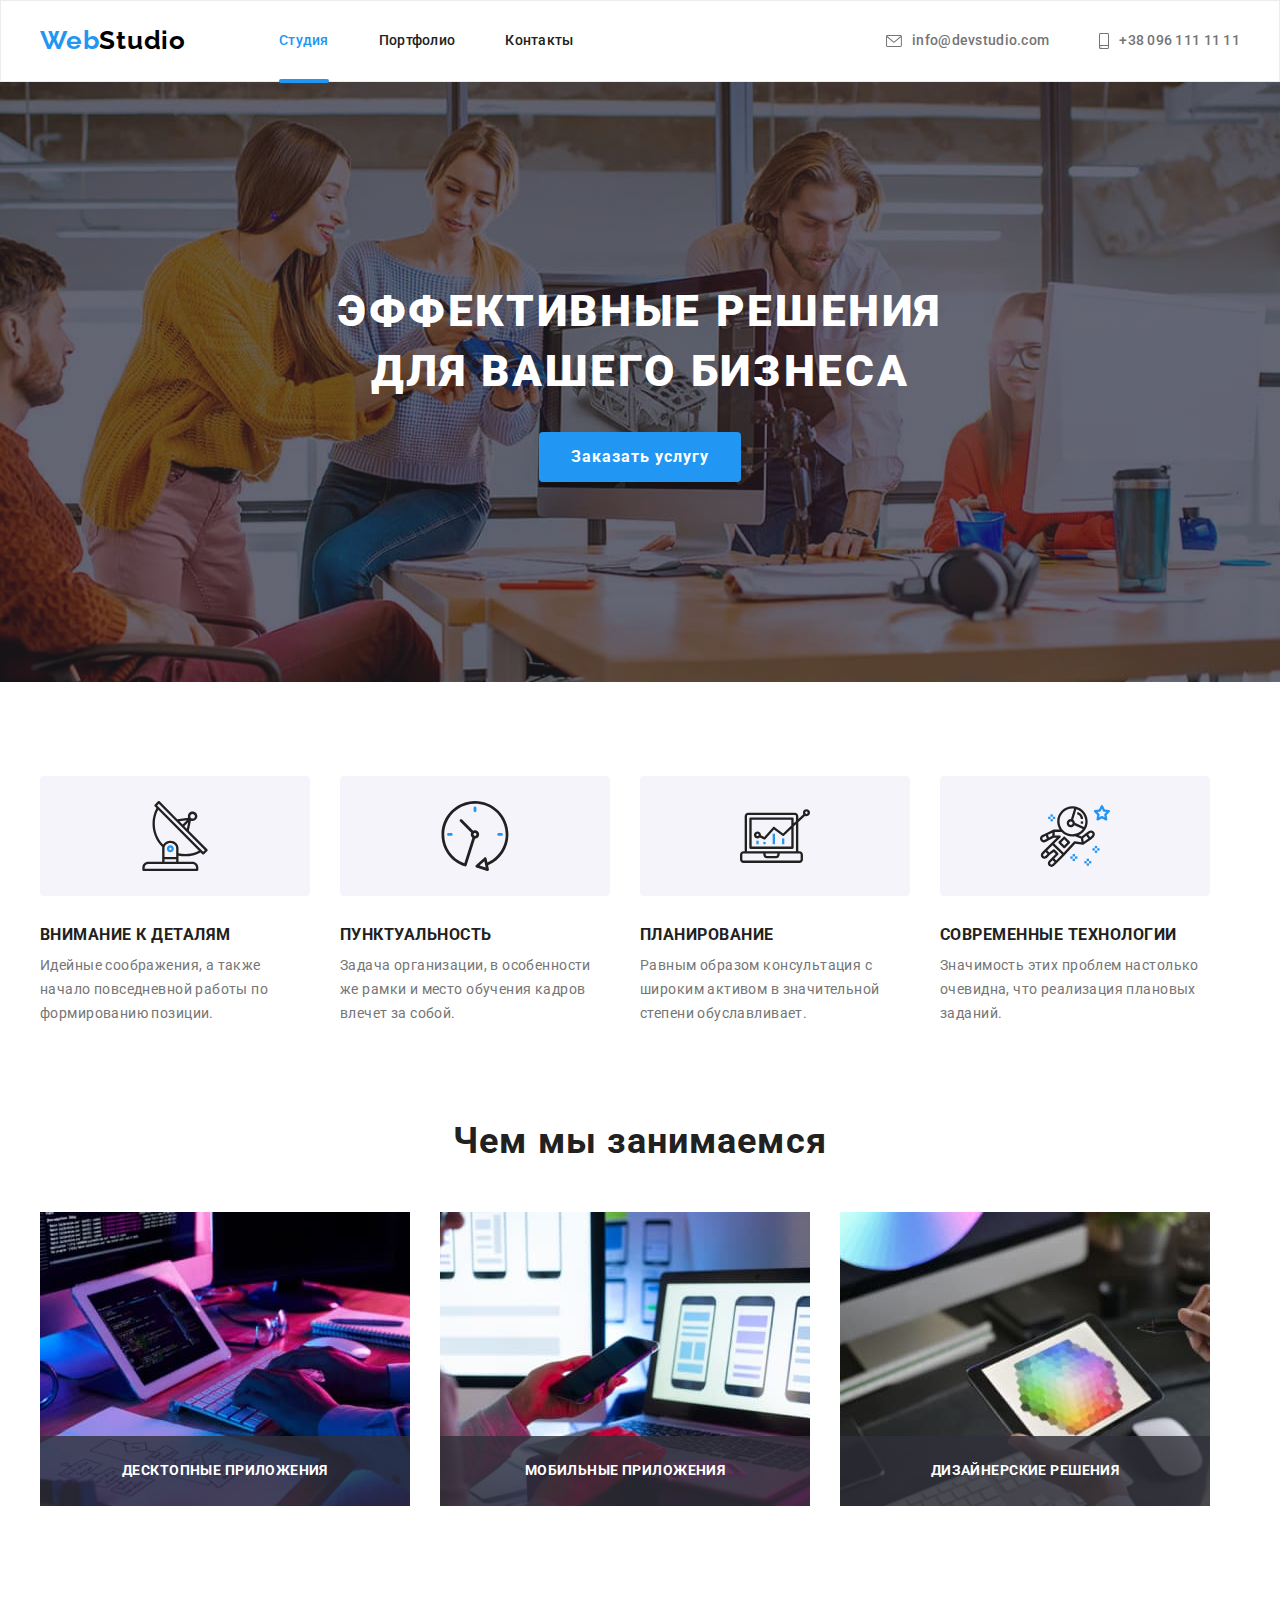
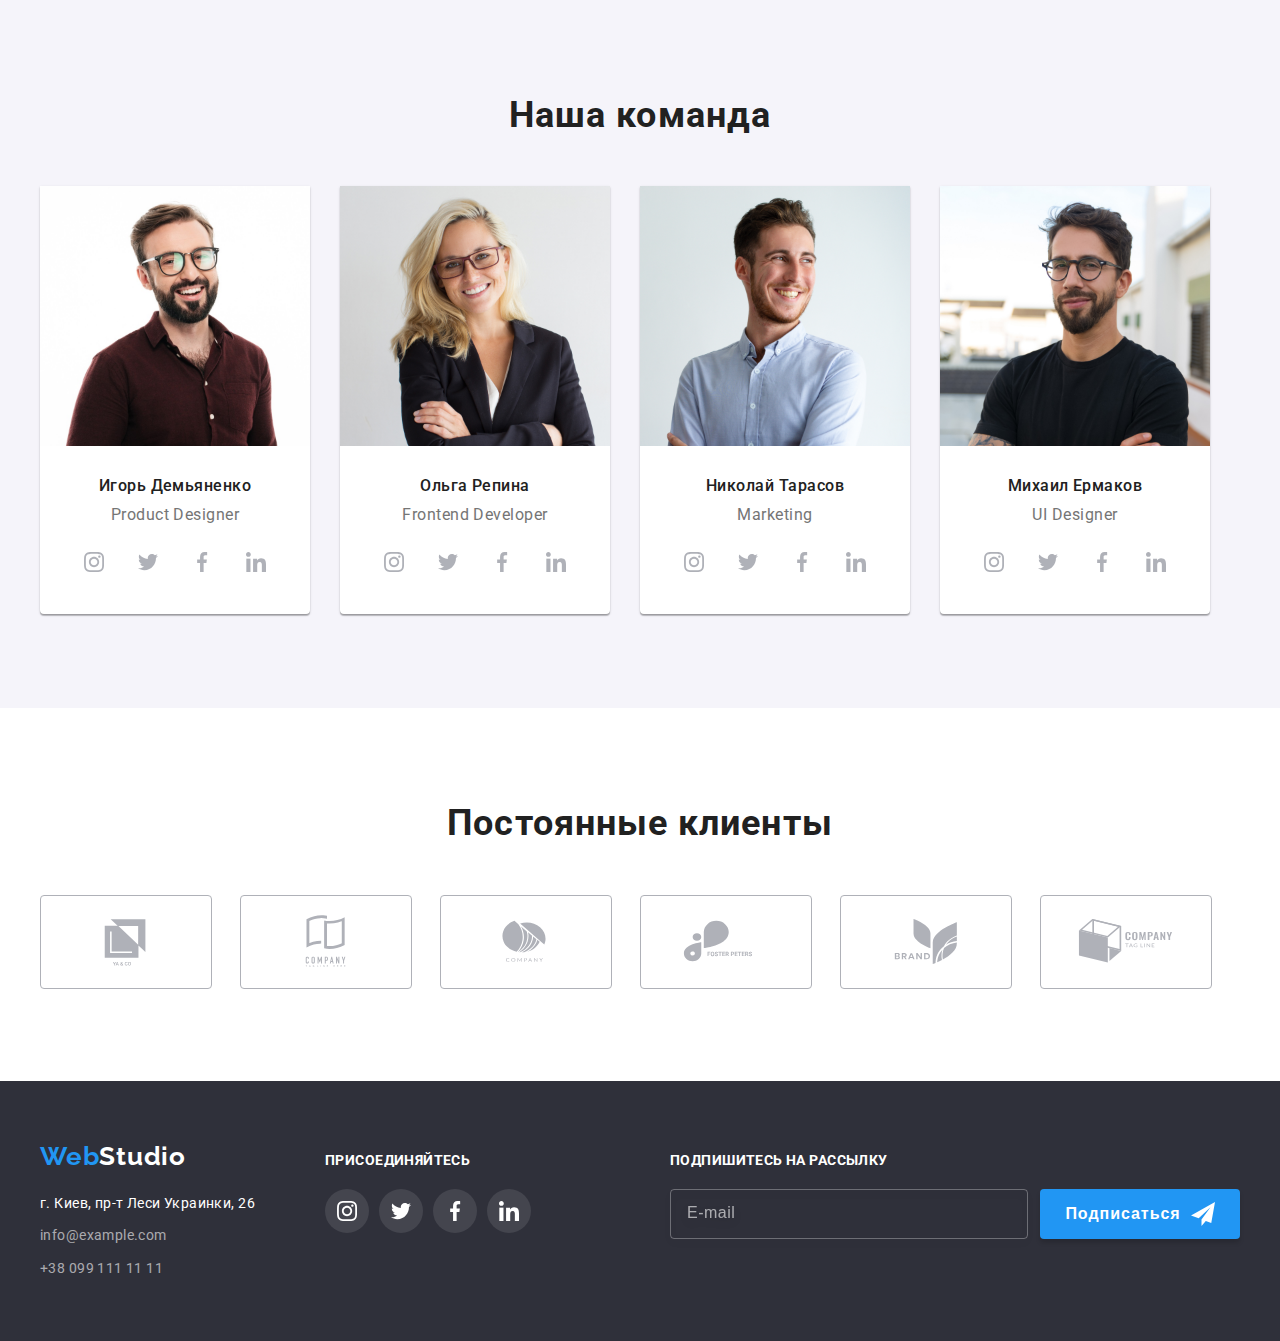
<file: index.html>
<!DOCTYPE html>
<html lang="ru">
  <head>
    <meta charset="UTF-8" />
    <meta http-equiv="X-UA-Compatible" content="IE=edge" />
    <meta name="viewport" content="width=device-width, initial-scale=1.0" />
    <link rel="preconnect" href="https://fonts.googleapis.com" />
    <link rel="preconnect" href="https://fonts.gstatic.com" crossorigin />
    <link
      href="https://fonts.googleapis.com/css2?family=Raleway:wght@700&family=Roboto:wght@400;500;700;900&display=swap"
      rel="stylesheet"
    />
    <link
      rel="stylesheet"
      href="https://cdnjs.cloudflare.com/ajax/libs/modern-normalize/1.1.0/modern-normalize.min.css"
      integrity="sha512-wpPYUAdjBVSE4KJnH1VR1HeZfpl1ub8YT/NKx4PuQ5NmX2tKuGu6U/JRp5y+Y8XG2tV+wKQpNHVUX03MfMFn9Q=="
      crossorigin="anonymous"
      referrerpolicy="no-referrer"
    />
    <link rel="stylesheet" href="./css/styles.css" />
    <title>Студия</title>
  </head>
  <body>
    <header class="header">
      <div class="container">
        <a href="/" class="header-logo" lang="en"
          >Web<span class="header-logo-studio" lang="en">Studio</span></a
        >
        <nav class="header-navigation">
          <ul class="header-navigation-list list">
            <li class="header-navigation-item">
              <a href="" class="header-navigation-link link current">Студия</a>
            </li>
            <li class="header-navigation-item">
              <a href="./portfolio.html" class="header-navigation-link link">Портфолио</a>
            </li>
            <li class="header-navigation-item">
              <a href="" class="header-navigation-link link">Контакты</a>
            </li>
          </ul>
        </nav>
        <ul class="header-list list">
          <li class="header-item">
            <a href="mailto:info@devstudio.com" class="header-link link"><svg class="icon-envelope" width="16" height="12">
              <use href="./img/icons.svg#icon-envelope"></use>
            </svg>info@devstudio.com</a>
          </li>
          <li class="header-item">
            <a href="tel:+380961111111" class="header-link link"><svg class="icon-smartphone" width="10" height="16">
              <use href="./img/icons.svg#icon-smartphone"></use>
            </svg>+38 096 111 11 11</a>
          </li>
        </ul>
      </div>
    </header>
    <main class="main-studio">
      <section class="hero">
        <div class="container">
          <h1 class="hero-title">Эффективные решения для вашего бизнеса</h1>
          <button type="button" class="hero-btn" data-modal-open>Заказать услугу</button>
        </div>
      </section>
      <section class="benefits section">
        <div class="container">
          <h2 class="visually-hidden">Наши преимущества</h2>
          <ul class="benefits-list list">
            <li class="benefits-item ">
              <div class="benefits-icon-item">
                  <svg class="benefits-icon" width="70" height="70">
                    <use href="./img/icons.svg#icon-antenna"></use>
                  </svg>
              </div>
              <h3 class="benefits-title">Внимание к деталям</h3>
              <p class="benefits-text">
                Идейные соображения, а также начало повседневной работы по формированию позиции.
              </p>
            </li>
            <li class="benefits-item">
              <div class="benefits-icon-item">
                <svg class="benefits-icon" width="70" height="70">
                  <use href="./img/icons.svg#icon-clock"></use>
                </svg>
              </div>
              <h3 class="benefits-title">Пунктуальность</h3>
              <p class="benefits-text">
                Задача организации, в особенности же рамки и место обучения кадров влечет за собой.
              </p>
            </li>
            <li class="benefits-item">
              <div class="benefits-icon-item">
                <svg class="benefits-icon" width="70" height="70">
                  <use href="./img/icons.svg#icon-diagram"></use>
                </svg>
              </div>
              <h3 class="benefits-title">Планирование</h3>
              <p class="benefits-text">
                Равным образом консультация с широким активом в значительной степени обуславливает.
              </p>
            </li>
            <li class="benefits-item">
              <div class="benefits-icon-item">
                <svg class="benefits-icon" width="70" height="70">
                  <use href="./img/icons.svg#icon-astronaut"></use>
                </svg>
              </div>
              <h3 class="benefits-title">Современные технологии</h3>
              <p class="benefits-text">
                Значимость этих проблем настолько очевидна, что реализация плановых заданий.
              </p>
            </li>
          </ul>
        </div>
      </section>
      <section class="about">
        <div class="container">
          <h2 class="about-title">Чем мы занимаемся</h2>
          <ul class="about-list list">
            <li class="about-item">
              <div class="container-about-item">
                <img
                src="./img/box_1.jpg"
                alt="разработка программного обеспечения"
                width="370"
                height="294"
              />
                <p class="about-item-text">Десктопные приложения</p>
              </div>
            </li>
            <li class="about-item">
              <div class="container-about-item">
                <img
                src="./img/box_2.jpg"
                alt="тестирование мобильного приложения"
                width="370"
                height="294"
                />
                <p class="about-item-text">Мобильные приложения</p>
              </div>
            </li>
            <li class="about-item">
              <div class="container-about-item">
                <img src="./img/box_3.jpg" alt="работа с палитрой цветов" width="370" height="294" />
                <p class="about-item-text">Дизайнерские решения</p>
              </div>
            </li>
          </ul>
        </div>
      </section>
      <section class="team section">
        <div class="container">
          <h2 class="team-title">Наша команда</h2>
          <ul class="team-list list">
            <li class="team-item">
              <img src="./img/img_team_1.jpg" alt="Product Designer" width="270" height="260" />
              <div class="container-team-item">
                <h3 class="team-item-title">Игорь Демьяненко</h3>
                <p class="team-item-text" lang="en">Product Designer</p>
                <ul class="team-soc-list list">
                  <li class="team-soc-item">
                    <a href="" class="team-soc-link">
                      <svg class="team-soc-icon" width="20" height="20">
                        <use href="./img/icons.svg#icon-instagram"></use>
                      </svg>
                    </a>
                  </li>
                  <li class="team-soc-item">
                    <a href="" class="team-soc-link"><svg class="team-soc-icon" width="20" height="20">
                      <use href="./img/icons.svg#icon-twitter"></use>
                    </svg></a>
                  </li>
                  <li class="team-soc-item">
                    <a href="" class="team-soc-link"><svg class="team-soc-icon" width="20" height="20">
                      <use href="./img/icons.svg#icon-facebook"></use>
                    </svg></a>
                  </li>
                  <li class="team-soc-item">
                    <a href="" class="team-soc-link"><svg class="team-soc-icon" width="20" height="20">
                      <use href="./img/icons.svg#icon-linkedin"></use>
                    </svg></a>
                  </li>
                </ul>
              </div>
            </li>
            <li class="team-item">
              <img src="./img/img_team_2.jpg" alt="Frontend Developer" width="270" height="260" />
              <div class="container-team-item">
                <h3 class="team-item-title">Ольга Репина</h3>
                <p class="team-item-text" lang="en">Frontend Developer</p>
                <ul class="team-soc-list list">
                  <li class="team-soc-item">
                    <a href="" class="team-soc-link">
                      <svg class="team-soc-icon" width="20" height="20">
                        <use href="./img/icons.svg#icon-instagram"></use>
                      </svg>
                    </a>
                  </li>
                  <li class="team-soc-item">
                    <a href="" class="team-soc-link"><svg class="team-soc-icon" width="20" height="20">
                      <use href="./img/icons.svg#icon-twitter"></use>
                    </svg></a>
                  </li>
                  <li class="team-soc-item">
                    <a href="" class="team-soc-link"><svg class="team-soc-icon" width="20" height="20">
                      <use href="./img/icons.svg#icon-facebook"></use>
                    </svg></a>
                  </li>
                  <li class="team-soc-item">
                    <a href="" class="team-soc-link"><svg class="team-soc-icon" width="20" height="20">
                      <use href="./img/icons.svg#icon-linkedin"></use>
                    </svg></a>
                  </li>
                </ul>
              </div>
            </li>
            <li class="team-item">
              <img src="./img/img_team_3.jpg" alt="Marketing" width="270" height="260" />
              <div class="container-team-item">
                <h3 class="team-item-title">Николай Тарасов</h3>
                <p class="team-item-text" lang="en">Marketing</p>
                <ul class="team-soc-list list">
                  <li class="team-soc-item">
                    <a href="" class="team-soc-link">
                      <svg class="team-soc-icon" width="20" height="20">
                        <use href="./img/icons.svg#icon-instagram"></use>
                      </svg>
                    </a>
                  </li>
                  <li class="team-soc-item">
                    <a href="" class="team-soc-link"><svg class="team-soc-icon" width="20" height="20">
                      <use href="./img/icons.svg#icon-twitter"></use>
                    </svg></a>
                  </li>
                  <li class="team-soc-item">
                    <a href="" class="team-soc-link"><svg class="team-soc-icon" width="20" height="20">
                      <use href="./img/icons.svg#icon-facebook"></use>
                    </svg></a>
                  </li>
                  <li class="team-soc-item">
                    <a href="" class="team-soc-link"><svg class="team-soc-icon" width="20" height="20">
                      <use href="./img/icons.svg#icon-linkedin"></use>
                    </svg></a>
                  </li>
                </ul>
              </div>
            </li>
            <li class="team-item">
              <img src="./img/img_team_4.jpg" alt="UI Designer" width="270" height="260" />
              <div class="container-team-item">
                <h3 class="team-item-title">Михаил Ермаков</h3>
                <p class="team-item-text" lang="en">UI Designer</p>
                <ul class="team-soc-list list">
                  <li class="team-soc-item">
                    <a href="" class="team-soc-link">
                      <svg class="team-soc-icon" width="20" height="20">
                        <use href="./img/icons.svg#icon-instagram"></use>
                      </svg>
                    </a>
                  </li>
                  <li class="team-soc-item">
                    <a href="" class="team-soc-link"><svg class="team-soc-icon" width="20" height="20">
                      <use href="./img/icons.svg#icon-twitter"></use>
                    </svg></a>
                  </li>
                  <li class="team-soc-item">
                    <a href="" class="team-soc-link"><svg class="team-soc-icon" width="20" height="20">
                      <use href="./img/icons.svg#icon-facebook"></use>
                    </svg></a>
                  </li>
                  <li class="team-soc-item">
                    <a href="" class="team-soc-link"><svg class="team-soc-icon" width="20" height="20">
                      <use href="./img/icons.svg#icon-linkedin"></use>
                    </svg></a>
                  </li>
                </ul>
              </div>
            </li>
          </ul>
        </div>
      </section>
      <section class="clients section">
        <div class="container">
          <h2 class="clients-title">Постоянные клиенты</h2>
          <ul class="clients-list list">
            <li class="clients-item">
              <a href="" class="clients-link"><svg class="clients-icon" width="106" height="60">
                <use href="./img/icons.svg#icon-Logo_1"></use>
              </svg></a></li>
            <li class="clients-item">
              <a href="" class="clients-link"><svg class="clients-icon" width="106" height="60">
                <use href="./img/icons.svg#icon-Logo_2"></use>
              </svg></a></li>
            <li class="clients-item">
              <a href="" class="clients-link"><svg class="clients-icon" width="106" height="60">
                <use href="./img/icons.svg#icon-Logo_3"></use>
              </svg></a></li>
            <li class="clients-item">
              <a href="" class="clients-link"><svg class="clients-icon" width="106" height="60">
                <use href="./img/icons.svg#icon-Logo_4"></use>
              </svg></a></li>
            <li class="clients-item">
              <a href="" class="clients-link"><svg class="clients-icon" width="106" height="60">
                <use href="./img/icons.svg#icon-Logo_5"></use>
              </svg></a></li>
            <li class="clients-item">
              <a href="" class="clients-link"><svg class="clients-icon" width="106" height="60">
                <use href="./img/icons.svg#icon-Logo_6"></use>
              </svg></a></li>
          </ul>
        </div>
      </section>
    </main>
    <footer class="footer">
      <div class="container">
        <div>
          <a href="/" class="footer-logo" lang="en"
          >Web<span class="footer-logo-studio" lang="en">Studio</span></a>
          <address class="footer-address">
            <ul class="footer-list list">
              <li class="footer-item">
                <a
                  class="footer-link footer-link-address link"
                  href="https://goo.gl/maps/qoJzxrVLCb3UoENp8"
                  >г. Киев, пр-т Леси Украинки, 26</a>
              </li>
              <li class="footer-item">
                <a class="footer-link link" href="mailto:info@example.com">info@example.com</a>
              </li>
              <li class="footer-item">
                <a class="footer-link link" href="tel:+380991111111">+38 099 111 11 11</a>
              </li>
            </ul>
          </address>
        </div>
        <div class="social">
          <p class="social-title">присоединяйтесь</p>
          <ul class="social-list list">
            <li class="social-item">
              <a href="" class="social-link">
                <svg class="social-icon" width="20" height="20">
                  <use href="./img/icons.svg#icon-instagram"></use>
                </svg>
              </a>
            </li>
            <li class="social-item">
              <a href="" class="social-link"><svg class="social-icon" width="20" height="20">
                <use href="./img/icons.svg#icon-twitter"></use>
              </svg></a>
            </li>
            <li class="social-item">
              <a href="" class="social-link"><svg class="social-icon" width="20" height="20">
                <use href="./img/icons.svg#icon-facebook"></use>
              </svg></a>
            </li>
            <li class="social-item">
              <a href="" class="social-link"><svg class="social-icon" width="20" height="20">
                <use href="./img/icons.svg#icon-linkedin"></use>
              </svg></a>
            </li>
          </ul>
        </div>
        <div class="footer-subscribe">
          <p class="footer-subscribe-text">Подпишитесь на рассылку</p>
          <Form>
            <div class="footer-form">
              <input class="footer-subscribe-input" type="email" id="footer-input" name="footer-input" placeholder="E-mail">
              <button class="footer-subscribe-btn" type="submit">Подписаться<svg class="footer-subscribe-icon" width="24" height="24">
                <use href="./img/icons.svg#icon_send"></use>
              </svg></button>
            </div>
          </Form>
        </div>        
      </div>
    </footer>
    <div class="backdrop is-hidden" data-modal>
      <div class="modal">
        <button type="button" class="modal-close-btn" data-modal-close><svg class="modal-icon" width="18p" height="18">
          <use href="./img/icons.svg#icon-close"></use>
        </svg></button>
        <p class="modal-title">Оставьте свои данные, мы вам перезвоним</p>
        <form>
          <ul class="modal-list list">
            <li class="modal-item">
              <label class="modal-label" for="name">Имя</label>
              <div class="modal-input-wrap">
                <input class="modal-input" type="text" id="name" name="user-name">
                <svg class="input-icon" width="18" height="18">
                  <use href="./img/icons.svg#icon-person"></use>
                </svg>
              </div>     
            </li>
            <li class="modal-item">
              <label class="modal-label" for="tel">Телефон</label>
              <div class="modal-input-wrap">
                <input class="modal-input" type="tel" id="tel" name="user-tel">
                <svg class="input-icon" width="18" height="18">
                  <use href="./img/icons.svg#icon-phone"></use>
                </svg>
              </div>
            </li>
            <li class="modal-item">
              <label class="modal-label" for="mail">Почта</label>
              <div class="modal-input-wrap">
                <input class="modal-input" type="email" id="mail" name="user-email">
                <svg class="input-icon" width="18" height="18">
                  <use href="./img/icons.svg#icon-email"></use>
                </svg>
              </div>      
            </li>
            <li class="modal-item">
              <label class="modal-label" for="msg">Комментарий</label>
              <textarea class="modal-textarea" id="msg" name="user-message" placeholder="Введите текст"></textarea>
            </li>
            <li class="modal-item">
              <input class="modal-input-checkbox visually-hidden" type="checkbox" id="checkbox" name="checkbox" value="checkbox">
              <label class="modal-checkbox-text" for="checkbox">Соглашаюсь с рассылкой и принимаю<a href="" class="modal-checkbox-text-accent"> Условия договора</a></label>
            </li>
            <button class="modal-btn" type="submit">Отправить</button>
            </li>
          </ul>
        </form>
      </div>
    </div>
    <script src="./js/modal.js"></script>
  </body>
</html>
</file>
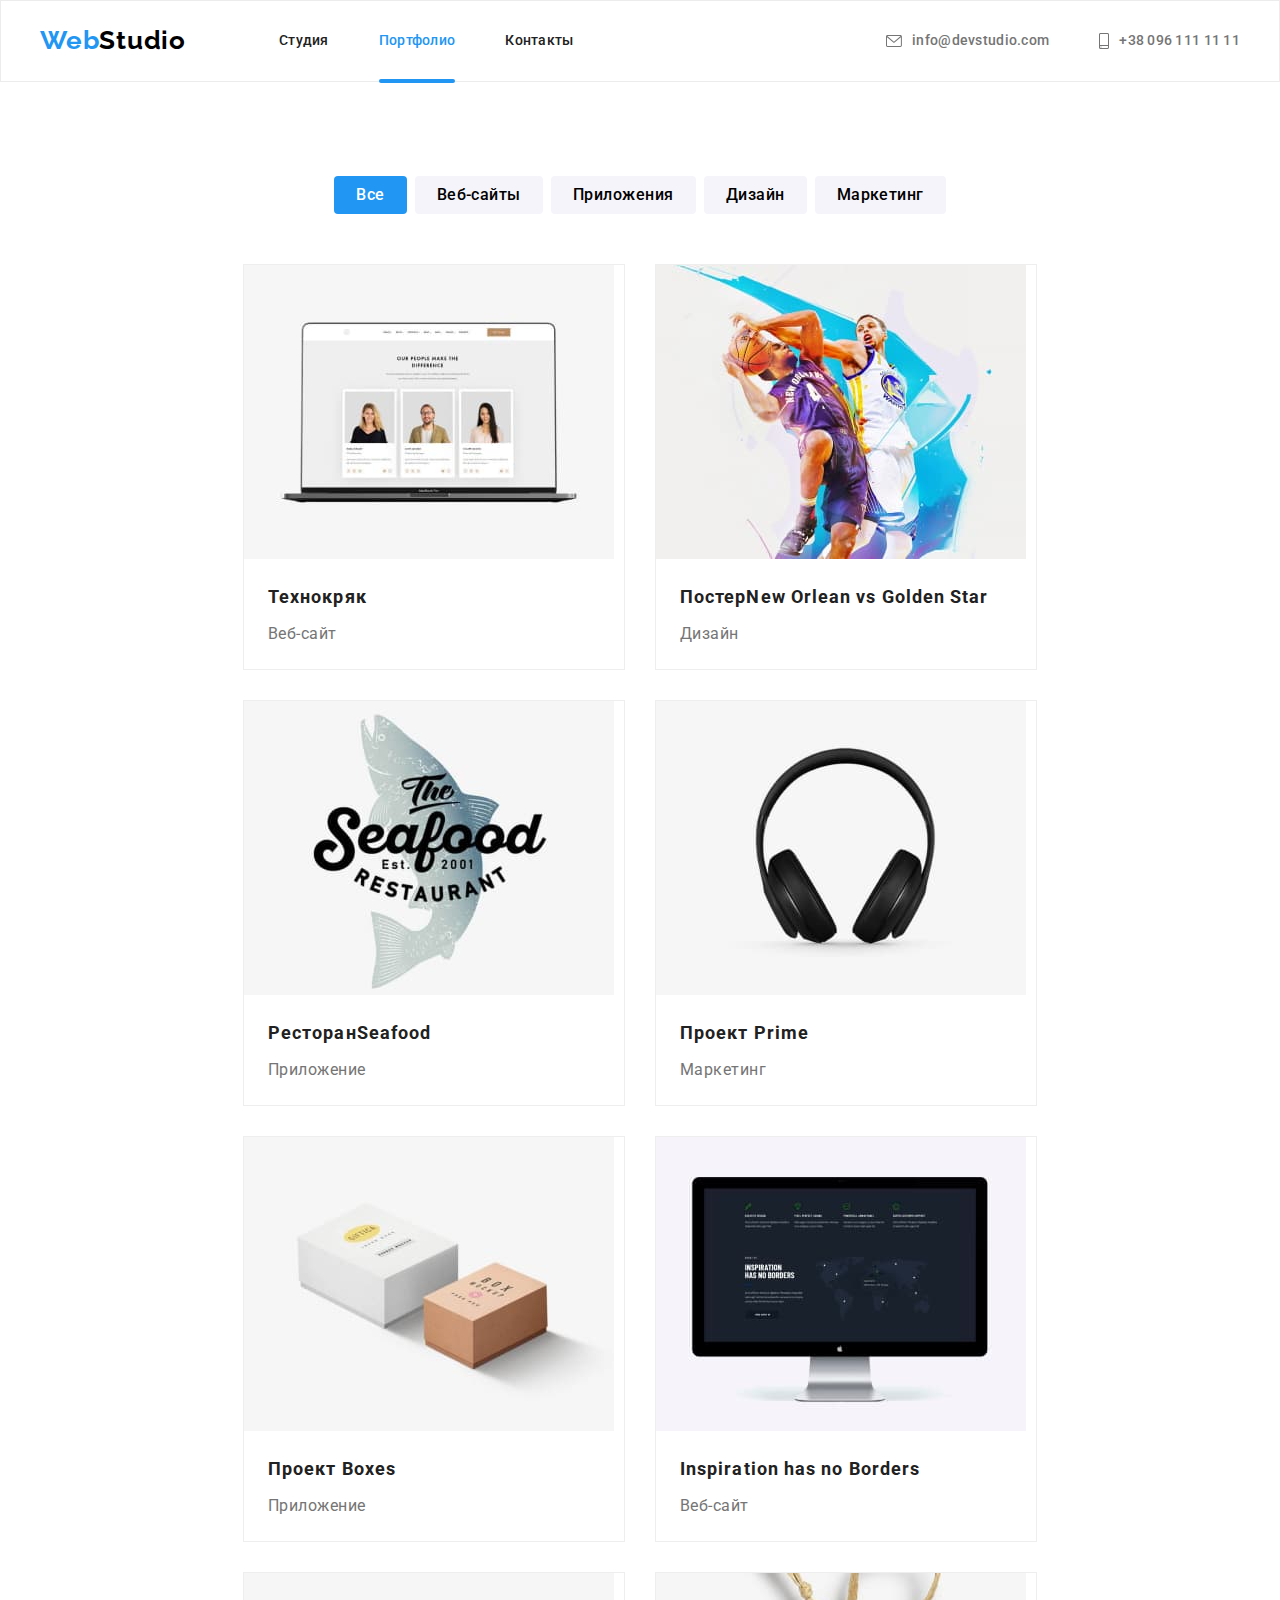
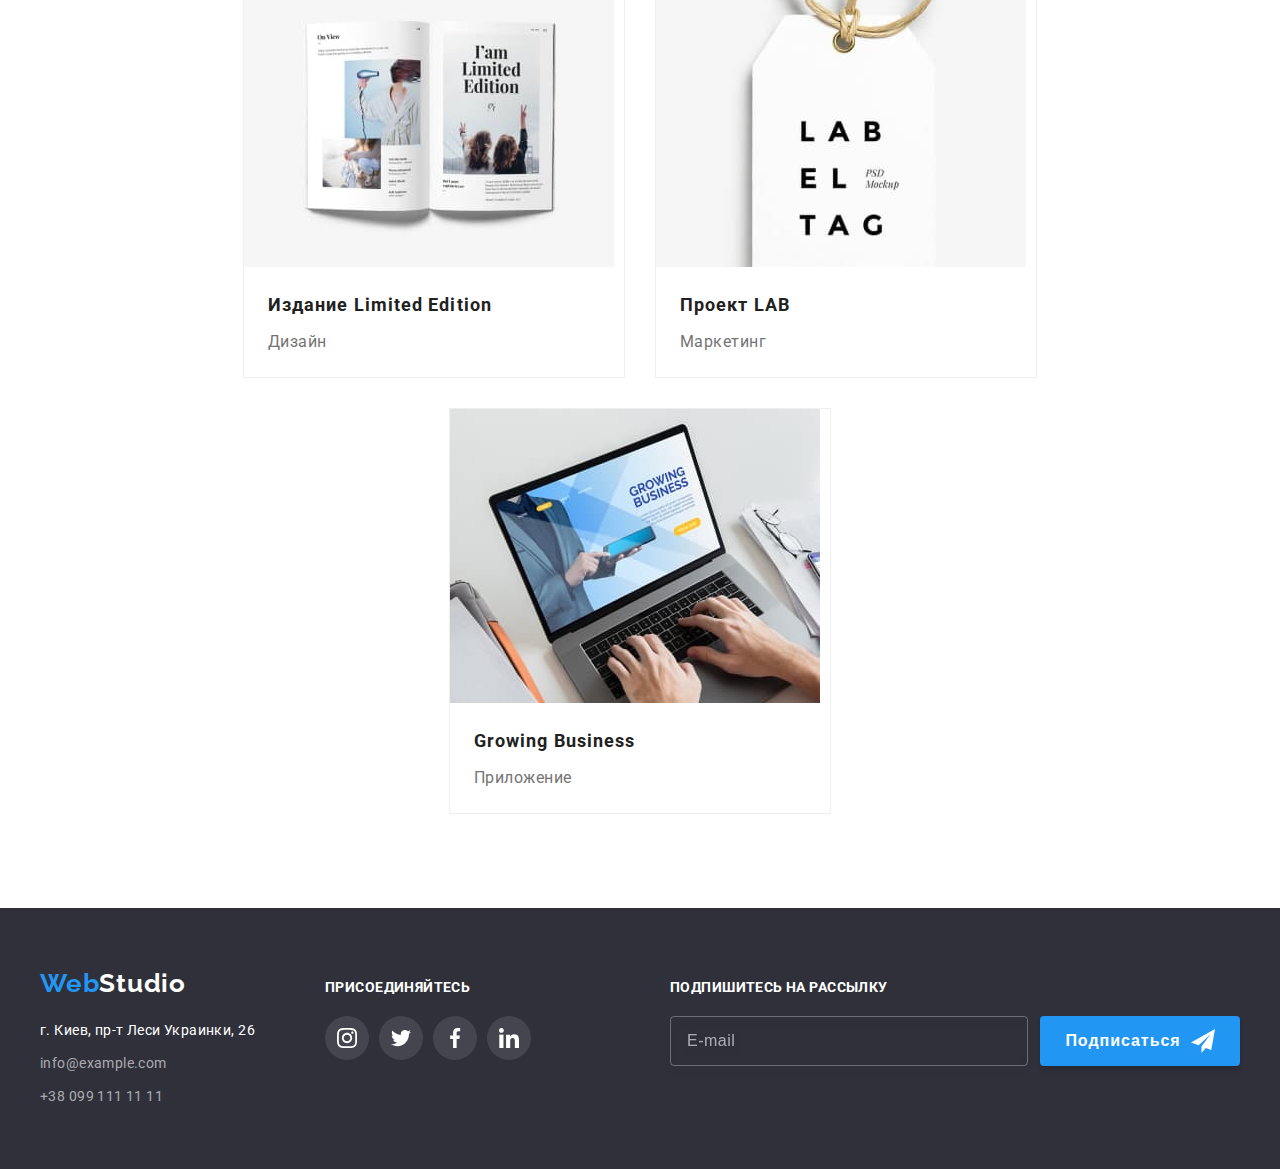
<file: portfolio.html>
<!DOCTYPE html>
<html lang="ru">
  <head>
    <meta charset="UTF-8" />
    <meta http-equiv="X-UA-Compatible" content="IE=edge" />
    <meta name="viewport" content="width=device-width, initial-scale=1.0" />
    <link rel="preconnect" href="https://fonts.googleapis.com" />
    <link rel="preconnect" href="https://fonts.gstatic.com" crossorigin />
    <link
      href="https://fonts.googleapis.com/css2?family=Raleway:wght@700&family=Roboto:wght@400;500;700;900&display=swap"
      rel="stylesheet"
    />
    <link
      rel="stylesheet"
      href="https://cdnjs.cloudflare.com/ajax/libs/modern-normalize/1.1.0/modern-normalize.min.css"
      integrity="sha512-wpPYUAdjBVSE4KJnH1VR1HeZfpl1ub8YT/NKx4PuQ5NmX2tKuGu6U/JRp5y+Y8XG2tV+wKQpNHVUX03MfMFn9Q=="
      crossorigin="anonymous"
      referrerpolicy="no-referrer"
    />
    <link rel="stylesheet" href="./css/styles.css" />
    <title>Портфолио</title>
  </head>
  <body>
    <header class="header">
      <div class="container">
        <a href="/" class="header-logo" lang="en"
          >Web<span class="header-logo-studio" lang="en">Studio</span></a
        >
        <nav class="header-navigation">
          <ul class="header-navigation-list list">
            <li class="header-navigation-item">
              <a href="./index.html" class="header-navigation-link link">Студия</a>
            </li>
            <li class="header-navigation-item">
              <a href="" class="header-navigation-link current link">Портфолио</a>
            </li>
            <li class="header-navigation-item">
              <a href="" class="header-navigation-link link">Контакты</a>
            </li>
          </ul>
        </nav>
        <ul class="header-list list">
          <li class="header-item">
            <a href="mailto:info@devstudio.com" class="header-link link"><svg class="icon-envelope" width="16" height="12">
              <use href="./img/icons.svg#icon-envelope"></use>
            </svg>info@devstudio.com</a>
          </li>
          <li class="header-item">
            <a href="tel:+380961111111" class="header-link link"><svg class="icon-smartphone" width="10" height="16">
              <use href="./img/icons.svg#icon-smartphone"></use>
            </svg>+38 096 111 11 11</a>
          </li>
        </ul>
      </div>
    </header>
    <main class="main-portfolio">
      <section class="portfolio section">
        <div class="container">
          <h1 class="visually-hidden">Наше портфолио</h1>
          <ul class="filters-list list">
            <li class="filters-item">
              <button type="button" class="filters-btn filters-first-btn">Все</button>
            </li>
            <li class="filters-item">
              <button type="button" class="filters-btn">Веб-сайты</button>
            </li>
            <li class="filters-item">
              <button type="button" class="filters-btn">Приложения</button>
            </li>
            <li class="filters-item"><button type="button" class="filters-btn">Дизайн</button></li>
            <li class="filters-item">
              <button type="button" class="filters-btn">Маркетинг</button>
            </li>
          </ul>
          <ul class="projects-list list">
            <li class="projects-item">
              <a href="" class="projects-link">
                <div class="container-projects-img">
                  <img src="./img/imj_project_1.jpg"
                  alt="Технокряк"
                  width="370"
                  height="294"
                  />
                  <p class="projects-text-overlay">Ресурс предлагает комплексные предложения с разным уровнем функционала и сервисов. Все это позволит посетителю получить исчерпывающие сведения о компании или частном лице.</p>
                </div>                
                <div class="container-projects-item">
                  <h2 class="projects-title">Технокряк</h2>
                  <p class="projects-text">Веб-сайт</p>
                </div>
              </a>
            </li>
            <li class="projects-item">
              <a href="" class="projects-link">
                <div class="container-projects-img">
                  <img src="./img/imj_project_2.jpg"
                    alt="Постер New Orlean vs Golden Star" 
                    width="370"
                    height="294"
                  />
                  <p class="projects-text-overlay">Ресурс предлагает комплексные предложения с разным уровнем функционала и сервисов. Все это позволит посетителю получить исчерпывающие сведения о компании или частном лице.</p>
                </div>
                <div class="container-projects-item">
                  <h2 class="projects-title">
                    Постер<span lang="en">New Orlean vs Golden Star</span>
                  </h2>
                  <p class="projects-text">Дизайн</p>
                </div>
              </a>
            </li>            
            <li class="projects-item">
              <a href="" class="projects-link">
                <div class="container-projects-img">
                  <img src="./img/imj_project_3.jpg"
                    alt="Ресторан Seafood"
                    width="370"
                    height="294"
                  />
                  <p class="projects-text-overlay">Ресурс предлагает комплексные предложения с разным уровнем функционала и сервисов. Все это позволит посетителю получить исчерпывающие сведения о компании или частном лице.</p>
                </div>
                <div class="container-projects-item">
                  <h2 class="projects-title">Ресторан<span lang="en">Seafood</span></h2>
                  <p class="projects-text">Приложение</p>
                </div>
              </a>
            </li>
            <li class="projects-item">
              <a href="" class="projects-link">
                <div class="container-projects-img">
                  <img src="./img/imj_project_4.jpg"
                  alt="Проект Prime"
                  width="370"
                  height="294"
                  />
                  <p class="projects-text-overlay">Ресурс предлагает комплексные предложения с разным уровнем функционала и сервисов. Все это позволит посетителю получить исчерпывающие сведения о компании или частном лице.</p>
                </div>
                <div class="container-projects-item">
                  <h2 class="projects-title">Проект <span lang="en">Prime</span></h2>
                  <p class="projects-text">Маркетинг</p>
                </div>
              </a>
            </li>
            <li class="projects-item">
              <a href="" class="projects-link">
                <div class="container-projects-img">
                  <img src="./img/imj_project_5.jpg"
                  alt="Проект Boxes"
                  width="370"
                  height="294"
                  />
                  <p class="projects-text-overlay">Ресурс предлагает комплексные предложения с разным уровнем функционала и сервисов. Все это позволит посетителю получить исчерпывающие сведения о компании или частном лице.</p>
                </div>                
                <div class="container-projects-item">
                  <h2 class="projects-title">Проект <span lang="en">Boxes</span></h2>
                  <p class="projects-text">Приложение</p>
                </div>
              </a>
            </li>
            <li class="projects-item">
              <a href="" class="projects-link">
                <div class="container-projects-img">
                  <img src="./img/imj_project_6.jpg"
                    alt="Inspiration has no Borders"
                    width="370"
                    height="294"
                  />
                  <p class="projects-text-overlay">Ресурс предлагает комплексные предложения с разным уровнем функционала и сервисов. Все это позволит посетителю получить исчерпывающие сведения о компании или частном лице.</p>
                </div>
                <div class="container-projects-item">
                  <h2 class="projects-title" lang="en">Inspiration has no Borders</h2>
                  <p class="projects-text">Веб-сайт</p>
                </div>
              </a>
            </li>
            <li class="projects-item">
              <a href="" class="projects-link">
                <div class="container-projects-img">
                  <img src="./img/imj_project_7.jpg"
                    alt="Издание Limited Edition"
                    width="370"
                    height="294"
                  />
                  <p class="projects-text-overlay">Ресурс предлагает комплексные предложения с разным уровнем функционала и сервисов. Все это позволит посетителю получить исчерпывающие сведения о компании или частном лице.</p>
                </div>
                <div class="container-projects-item">
                  <h2 class="projects-title">Издание <span lang="en">Limited Edition</span></h2>
                  <p class="projects-text">Дизайн</p>
                </div>
              </a>
            </li>
            <li class="projects-item">
              <a href="" class="projects-link">
                <div class="container-projects-img">
                  <img src="./img/imj_project_8.jpg"
                  alt="Проект LAB"
                  width="370"
                  height="294"
                  />
                  <p class="projects-text-overlay">Ресурс предлагает комплексные предложения с разным уровнем функционала и сервисов. Все это позволит посетителю получить исчерпывающие сведения о компании или частном лице.</p>
                  </div>
                <div class="container-projects-item">
                  <h2 class="projects-title">Проект <span lang="en">LAB</span></h2>
                  <p class="projects-text">Маркетинг</p>
                </div>
              </a>
            </li>
            <li class="projects-item">
              <a href="" class="projects-link">
                <div class="container-projects-img">
                  <img src="./img/imj_project_9.jpg"
                  alt="Growing Business"
                  width="370"
                  height="294"
                  />
                  <p class="projects-text-overlay">Ресурс предлагает комплексные предложения с разным уровнем функционала и сервисов. Все это позволит посетителю получить исчерпывающие сведения о компании или частном лице.</p>
                </div>
                <div class="container-projects-item">
                  <h2 class="projects-title" lang="en">Growing Business</h2>
                  <p class="projects-text">Приложение</p>
                </div>
              </a>
            </li>
          </ul>
        </div>
      </section>
    </main>
    <footer class="footer">
      <div class="container">
        <div>
          <a href="/" class="footer-logo" lang="en"
          >Web<span class="footer-logo-studio" lang="en">Studio</span></a>
          <address class="footer-address">
            <ul class="footer-list list">
              <li class="footer-item">
                <a
                  class="footer-link footer-link-address link"
                  href="https://goo.gl/maps/qoJzxrVLCb3UoENp8"
                  >г. Киев, пр-т Леси Украинки, 26</a>
              </li>
              <li class="footer-item">
                <a class="footer-link link" href="mailto:info@example.com">info@example.com</a>
              </li>
              <li class="footer-item">
                <a class="footer-link link" href="tel:+380991111111">+38 099 111 11 11</a>
              </li>
            </ul>
          </address>
        </div>
        <div class="social">
          <p class="social-title">присоединяйтесь</p>
          <ul class="social-list list">
            <li class="social-item">
              <a href="" class="social-link">
                <svg class="social-icon" width="20" height="20">
                  <use href="./img/icons.svg#icon-instagram"></use>
                </svg>
              </a>
            </li>
            <li class="social-item">
              <a href="" class="social-link"><svg class="social-icon" width="20" height="20">
                <use href="./img/icons.svg#icon-twitter"></use>
              </svg></a>
            </li>
            <li class="social-item">
              <a href="" class="social-link"><svg class="social-icon" width="20" height="20">
                <use href="./img/icons.svg#icon-facebook"></use>
              </svg></a>
            </li>
            <li class="social-item">
              <a href="" class="social-link"><svg class="social-icon" width="20" height="20">
                <use href="./img/icons.svg#icon-linkedin"></use>
              </svg></a>
            </li>
          </ul>
        </div>
        <div class="footer-subscribe">
          <p class="footer-subscribe-text">Подпишитесь на рассылку</p>
          <Form>
            <div class="footer-form">
              <input class="footer-subscribe-input" type="email" id="footer-input" name="footer-input" placeholder="E-mail">
              <button class="footer-subscribe-btn" type="submit">Подписаться<svg class="footer-subscribe-icon" width="24" height="24">
                <use href="./img/icons.svg#icon_send"></use>
              </svg></button>
            </div>
          </Form>
        </div>
      </div>
    </footer>
  </body>
</html>
</file>
<file: css/styles.css>
:root{
    --main-text-color: #212121;
    --second-text-color: #757575;
    --main-btn-color: #2196F3;
    --second-btn-color: #188CE8;
    --accent-color: #2196F3;
    --logo-color-studio: #000000;
    --main-backgroun-color: #FFFFFF;
    --second-backgroun-color: #2F303A;
    --third-backgroun-color: #F5F4FA;
    --backgroun-text-color: #FFFFFF;
    --footer-link: rgba(255, 255, 255, 0.6);
    --border-color:#ECECEC;
    --border-bottom-color: #EEEEEE;
    --transition: 250ms cubic-bezier(0.4, 0, 0.2, 1);
}
body {
    font-family: 'Roboto', sans-serif;
    font-size: 14px;
    color: var(--main-text-color);
    margin: 0;
}
h1,
h2,
h3,
h4,
h5,
h6,
p {
    margin: 0;
}
ol, ul {
    padding-left: 0;
    margin: 0;
}
button {
    cursor: pointer;
    border: 0;
    display: block;
    text-align: center;
}
img {
    display: block;
    max-width: 100%;
    height: auto;
}
.container {
    width: 1200px;
    padding-left: 15px;
    padding-right: 15px;
    margin: 0 auto;
    margin-left: auto;
    margin-right: auto;
}
.section {
    padding-top: 94px;
    padding-bottom: 94px;
}
.list{
    list-style: none;
    padding: 0;
    margin: 0;
}
.link {
    text-decoration: none;    
    transition: var(--transition);
    transition-property: color;
} 
.link:hover,
.link:focus {
    color: var(--accent-color);
}
.visually-hidden {
    position: absolute;
    white-space: nowrap;
    width: 1px;
    height: 1px;
    overflow: hidden;
    border: 0;
    padding: 0;
    clip: rect(0 0 0 0);
    clip-path: inset(50%);
    margin: -1px;
}

/* -------------------HEADER------------------- */
.header{
    background: var(--main-backgroun-color);
    border: 1px solid var(--border-color);
    margin: 0 auto;
}
.header .container {
    display: flex;
    align-items: center;
}
.header-logo {
    font-family: 'Raleway',sans-serif;
    font-weight: 700;
    font-size: 26px;
    line-height: 1.19;
    letter-spacing: 0.03em;
    text-decoration: none;
    color: var(--accent-color);
    padding-top: 24px;
    padding-bottom: 25px;
    display: block;
}
.header-logo-studio{
    color: var(--logo-color-studio);
}
.header-navigation-list{
    margin-left: 93px;
    display: flex;
}
.header-navigation-item:not(:first-child){
    margin-left: 50px;
}
.header-navigation-item{
    position: relative;
}

.header-navigation-link.current{
    color: var(--accent-color);
}
.header-navigation-link.current::after{
    content: "";
    position: absolute;
    bottom: -2px;
    left: 0;
    width: 100%;
    height: 4px;  
    background: #2196F3;
    border-radius: 2px;  

}
.header-navigation-link {
    color: inherit;
    font-weight: 500;
    line-height: 1.14;
    letter-spacing: 0.02em;
    display: block;
    padding-top: 32px;
    padding-bottom: 32px;
}
.header-list{
    display: flex;
    margin-left: auto;
}
.header-item:not(:first-child){
    margin-left: 50px;
}
.header-link{
    font-weight: 500;
    line-height: 1.14;
    letter-spacing: 0.02em;
    color: var(--second-text-color);
    align-items: center;
    display: flex;
    padding-top: 32px;
    padding-bottom: 32px;
}
.icon-envelope,
.icon-smartphone{
    margin-right: 10px;
    background-position: center;
    background-size: contain;
    fill: currentColor;
    transition: var(--transition);
    transition-property: fill;
}
.header-link:hover .icon-envelope,
.header-link:focus .icon-envelope{
    fill: var(--accent-color);
}


/* -------------------HERO------------------- */
.hero {
    background: var(--second-backgroun-color);
    padding-top: 200px;
    padding-bottom: 200px;
    max-width: 1600px;
    background-repeat: no-repeat;
    background-size: cover;
    background-position: center;
    margin: 0 auto;
    background-image: linear-gradient(rgba(47, 48, 58, 0.4),rgba(47, 48, 58, 0.4)),url(../img/hero_bg.jpg);
}
.hero-title{
    font-weight: 900;
    font-size: 44px;
    line-height: 1.36;
    text-align: center;
    letter-spacing: 0.06em;
    text-transform: uppercase;
    color: var(--backgroun-text-color);
    width: 696px;
    margin-bottom: 30px;
    margin-left: auto;
    margin-right: auto;
}
.hero-btn{
    background: var(--main-btn-color);
    box-shadow: 0px 4px 4px rgba(0, 0, 0, 0.15);
    border-radius: 4px;
    font-family: inherit;
    font-weight: 700;
    font-size: 16px;
    line-height: 1.88;
    display: flex;
    align-items: center;
    letter-spacing: 0.06em;
    color: var(--backgroun-text-color);
    margin: 0 auto;
    min-width: 200px;
    padding: 10px 32px;
    transition: var(--transition);
    transition-property: background;
}
.hero-btn:hover,
.hero-btn:focus {
    background: var(--second-btn-color);
}

/* ----------------BENEFITS---------------- */
.benefits-list {
    display: flex;    
}
.benefits-item{
    max-width: 270px;    
}
.benefits-icon-item{
    display: flex;
    height: 120px;
    background: #F5F4FA;
    border-radius: 4px;    
    margin-bottom: 30px;
    justify-content: center;
    align-items: center;
}
.benefits-icon{
    display: block;
}
.benefits-item:not(:last-child) {
    margin-right: 30px;
}
.benefits-title {
    line-height: 1.14;
    letter-spacing: 0.03em;
    text-transform: uppercase;
    margin-bottom: 10px;
}
.benefits-text{
    line-height: 1.71;
    letter-spacing: 0.03em;
    color: var(--second-text-color);
}

/* ----------------ABOUT---------------- */
.about{
    padding-bottom: 94px;
}
.about-title{
    font-size: 36px;
    line-height: 1.17;
    text-align: center;
    letter-spacing: 0.03em;
    margin-bottom: 50px;
}
.about-list {
    display: flex;
    align-items: center;
}
.about-item + .about-item{
    margin-left: 30px;
}
.container-about-item{
    position: relative;
    display: flex;
    
}
.about-item-text{
    position: absolute;
    display: flex;
    font-weight: 700;
    line-height: 1.14;
    text-align: center;
    letter-spacing: 0.03em;
    text-transform: uppercase;
    bottom: 0;
    height: 70px;
    width: 100%;
    color: var(--backgroun-text-color);
    background-color: rgba(47, 48, 58, 0.8);
    justify-content: center;
    align-items: center
}

/* ----------------TEAM---------------- */
.team {
    background: var(--third-backgroun-color);
}
.team-title{
    font-size: 36px;
    line-height: 1.17;
    text-align: center;
    letter-spacing: 0.03em;
    margin-bottom: 50px;
}
.team-list{
    display: flex;
}
.team-item{
    background: var(--main-backgroun-color);
    box-shadow: 0px 1px 3px rgba(0, 0, 0, 0.12),
    0px 1px 1px rgba(0, 0, 0, 0.14),
    0px 2px 1px rgba(0, 0, 0, 0.2);
    border-radius: 0px 0px 4px 4px;
    width: 270px;
}
.team-item:not(:last-child) {
    margin-right: 30px;
}
.container-team-item{
    padding-top: 30px;
    padding-bottom: 30px;
}
.team-item-title{
    font-weight: 500;
    font-size: 16px;
    line-height: 1.19;
    text-align: center;
    letter-spacing: 0.03em;
    margin-bottom: 10px;
}
.team-item-text{
    font-weight: 400;
    font-size: 16px;
    line-height: 1.19;
    text-align: center;
    letter-spacing: 0.03em;
    color: var(--second-text-color);
    margin-bottom: 16px;
}
.team-soc-list {
    display: flex;
    justify-content: center;
}
.team-soc-item + .team-soc-item {
    margin-left: 10px;
}
.team-soc-link {
    width: 44px;
    height: 44px;
    border-radius: 50%;
    display: flex;
    justify-content: center;
    align-items: center;
    transition: var(--transition);
    transition-property: background-color;
}
.team-soc-icon{
    fill: #AFB1B8;
    transition: var(--transition);
    transition-property: fill;
}
.team-soc-link:hover,
.team-soc-link:focus{
    background-color: var(--accent-color);
}
.team-soc-link:hover .team-soc-icon,
.team-soc-link:focus .team-soc-icon{  
    fill: var(--backgroun-text-color);
}
/* -----------------CLIENTS----------------- */
.clients-title{
    font-size: 36px;
    line-height: 1.17;
    text-align: center;
    letter-spacing: 0.03em;
    margin-bottom: 50px;
}
.clients-list{
    display: flex;    
}
.clients-item{
    width: 170px;
    height: 92px;
    box-sizing: border-box;
}
.clients-item:not(:last-child) {
    margin-right: 30px;
}
.clients-link{
    display: flex;
    width: 100%;
    height: 100%;
    justify-content: center;
    align-items: center;
    border: 1px solid rgba(175, 177, 184, 1);
    border-radius: 4px;
    outline: none;
    transition: var(--transition);
    transition-property: border;
}
.clients-link:hover,
.clients-link:focus{
    border: 1px solid var(--accent-color);
}
.clients-icon{
    display: block;
    fill:rgba(175, 177, 184, 1);   
    transition: var(--transition);
    transition-property: fill; 
}
.clients-link:hover .clients-icon,
.clients-link:focus .clients-icon{
    fill: var(--accent-color);
} 


/* ----------------FOOTER---------------- */
.footer{
    background: var(--second-backgroun-color);
    padding-top: 60px;
    padding-bottom: 60px;
}
.footer .container {
    display: flex;
    align-items: baseline;
}
.footer-logo{
    font-family: 'Raleway',sans-serif;
    font-weight: 700;
    font-size: 26px;
    line-height: 1.19;
    letter-spacing: 0.03em;
    text-decoration: none;
    color: var(--accent-color);
    display: inline-block;
    margin-bottom: 20px;
}
.footer-logo-studio{
    color: var(--backgroun-text-color);
}
.footer-address{
    font-style: normal;
}
.footer-item:not(:last-child) {
    margin-bottom: 9px;
}
.footer-link{
    line-height: 1.71;
    letter-spacing: 0.03em;
    color: var(--footer-link)
}
.footer-link-address{
    color: var(--backgroun-text-color);
}
.social{
    margin-left: 70px;
}
.social-title{
    font-weight: 700;
    font-size: 14px;
    line-height: 1.14;
    letter-spacing: 0.03em;
    text-transform: uppercase;
    color: var(--main-backgroun-color);
    margin-bottom: 20px;
}
.social-list {
    display: flex;
    justify-content: center;
}
.social-item + .social-item {
    margin-left: 10px;
}
.social-link {
    display: flex;
    width: 44px;
    height: 44px;
    border-radius: 50%;
    background-color: rgba(255, 255, 255, 0.1);
    justify-content: center;
    align-items: center;
    transition: var(--transition);
    transition-property: background-color;
}
.social-icon{
    fill: var(--backgroun-text-color);
}
.social-link:hover,
.social-link:focus{
    background-color: var(--accent-color);
}
.footer-subscribe {
    margin-left: auto; 
    margin-right: 0;       
}
.footer-form{
    display: flex;
}
.footer-subscribe-text {
    font-weight: 700;
    font-size: 14px;
    line-height: 1.14;
    letter-spacing: 0.03em;
    text-transform: uppercase;
    color: var(--backgroun-text-color);
    margin-bottom: 20px;

}
.footer-subscribe-input {
    display: block;
    box-sizing: border-box;
    width: 358px;
    height: 50px;
    border: 1px solid rgba(255, 255, 255, 0.3);
    filter: drop-shadow(0px 4px 4px rgba(0, 0, 0, 0.15));
    border-radius: 4px;
    margin-right: 12px;
    background-color: transparent;
    color: var(--backgroun-text-color);
    padding-left: 16px;
    
}
.footer-subscribe-input::placeholder{
    font-size: 16px;
    line-height: 1.25;
    display: flex;
    align-items: center;
    letter-spacing: 0.03em;
    color: rgba(255, 255, 255, 0.6);
}
.footer-subscribe-btn {
    width: 200px;
    height: 50px;
    background: var(--accent-color);
    box-shadow: 0px 4px 4px rgba(0, 0, 0, 0.15);
    border-radius: 4px;
    font-weight: 700;
    font-size: 16px;
    line-height: 1.88;
    display: flex;
    align-items: center;
    text-align: center;
    justify-content: center;
    letter-spacing: 0.06em;
    color: var(--backgroun-text-color);
    transition: var(--transition);
    transition-property: background;
}
.footer-subscribe-icon{
    margin-left: 10px;
}
.footer-subscribe-btn:hover,
.footer-subscribe-btn:focus{
    background: var(--second-btn-color);
}



/* ----------------PORTFOLIO---------------- */
.filters-list{
    display: flex;
    flex-wrap: wrap;
    justify-content: center;
    margin-bottom: 50px;
}
.filters-item:not(:first-child) {
    margin-left: 8px;
}
.filters-btn {
    font-family: inherit;
    font-weight: 500;
    font-size: 16px;
    line-height: 1.63;
    text-align: center;
    letter-spacing: 0.03em;
    background: var(--third-backgroun-color);
    border-radius: 4px;
    padding: 6px 22px;
    transition: var(--transition);
    transition-property: color, background, box-shadow;
}
.filters-btn:hover,
.filters-btn:focus {
    background: var(--main-btn-color);
    box-shadow: 0px 3px 1px rgba(0, 0, 0, 0.1),
                0px 1px 2px rgba(0, 0, 0, 0.08),
                0px 2px 2px rgba(0, 0, 0, 0.12);
    color: var(--backgroun-text-color);
}
.filters-first-btn {
    background: var(--main-btn-color);
    color: var(--backgroun-text-color);
}
.projects-list{
    display: flex;
    justify-content: center;
    flex-wrap: wrap;
    margin-left: -30px;
    margin-top: -30px;
}
.projects-item{
    background: var(--main-backgroun-color);
    width: calc(100% / 3 - 30px);
    margin-left: 30px;
    margin-top: 30px;    
    border: 1px solid var(--border-bottom-color);
}
.projects-link{
    display: block;
    color: inherit;
    text-decoration: none;
    transition: var(--transition);
    transition-property: box-shadow;
}
.projects-link:hover,
.projects-link:focus{
box-shadow: 0px 1px 1px rgba(0, 0, 0, 0.12), 0px 4px 4px rgba(0, 0, 0, 0.06), 1px 4px 6px rgba(0, 0, 0, 0.16);
}   
.projects-link:hover .projects-text-overlay,
.projects-link:focus .projects-text-overlay{
    transform: translateY(0%);
}
.container-projects-img{
    position: relative;
    overflow: hidden;
}
.projects-text-overlay{
    position: absolute;
    font-size: 18px;
    line-height: 1.56;
    letter-spacing: 0.03em;
    color: var(--main-backgroun-color);
    background: rgba(33, 150, 243, 0.9);
    top: 0;
    height: 100%;
    padding: 63px 24px;
    transform: translateY(101%);
    transition: transform 250ms cubic-bezier(0.4, 0, 0.2, 1);
}
.container-projects-item{
    padding: 20px 24px;
    border-top: 0;
}
.projects-title {
    font-size: 18px;
    line-height: 2;
    letter-spacing: 0.06em;
    margin-bottom: 4px;       
}
.projects-text{
    font-size: 16px;
    line-height: 1.88;
    letter-spacing: 0.03em;
    color: var(--second-text-color);
}

/* ------------------MODAL------------------ */
.backdrop{
    position: fixed;
    top: 0;
    width: 100%;
    height: 100%;
    background-color: rgba(0, 0, 0, 0.2);
    transition: var(--transition);
    transition-property: opacity, visibility;
}
.modal{
    width: 528px;
    height: 581px;    
    background: var(--main-backgroun-color);
    box-shadow: 0px 1px 3px rgba(0, 0, 0, 0.12), 0px 1px 1px rgba(0, 0, 0, 0.14), 0px 2px 1px rgba(0, 0, 0, 0.2);
    border-radius: 4px;
    position: absolute;
    top: 50%;
    left: 50%;
    transform: translate(-50%, -50%);
    transition: transform var(--transition);
    padding: 40px;
}
.backdrop.is-hidden .modal {
    transform: scale(0.5) rotate(-180deg);
}
.modal-close-btn{
    position: absolute;
    display: flex;
    top: 8px;
    right: 8px;
    width: 30px;
    height: 30px;
    border-radius: 50%;
    justify-content: center;
    align-items: center;
    background: var(--backgroun-text-color);
    border: 1px solid rgba(0, 0, 0, 0.1);
    box-sizing: border-box;
    
}
.modal-icon{
    transition: var(--transition);
    transition-property: fill;
}
.modal-close-btn:hover .modal-icon,
.modal-close-btn:focus .modal-icon{
    fill: var(--accent-color);
}
.is-hidden {
    opacity: 0;
    pointer-events: none;
    visibility: hidden;
}
.modal-title {
    font-weight: 700;
    font-size: 20px;
    line-height: 1.15;
    text-align: center;
    letter-spacing: 0.03em;
    color: var(--main-text-color);
    margin-bottom: 12px;
}
.modal-list { 
}
.modal-item:nth-child(-n + 3) {
    margin-bottom: 10px;
}
.modal-item:nth-child(4) {
    margin-bottom: 20px;
}
.modal-item:nth-child(5) {
    margin-bottom: 30px;
}
.modal-label {
    display: block;
    font-size: 12px;
    line-height: 1.17;
    letter-spacing: 0.01em;
    color: var(--second-text-color);
    margin-bottom: 4px;
}
.modal-input-wrap {
    position: relative;
}
.modal-input {
    width: 100%;
    height: 40px;
    border: 1px solid rgba(33, 33, 33, 0.2);
    box-sizing: border-box;
    border-radius: 4px;
    padding: 0 0 0 42px;
    cursor: pointer;
    outline: none;
    transition: var(--transition);
    transition-property: border;
}
.modal-input:hover,
.modal-input:focus{
    border: 1px solid var(--accent-color);
}
.modal-input:hover + .input-icon,
.modal-input:focus + .input-icon{
    fill: var(--accent-color);
}
.input-icon{
    position: absolute;
    top: 50%;
    left: 12px;
    transform: translateY(-50%);
    transition: var(--transition);
    transition-property: fill;
}
.modal-textarea{
    width: 100%;
    height: 120px;
    font-size: 12px;
    line-height: 1.17;
    letter-spacing: 0.01em;
    border: 1px solid rgba(33, 33, 33, 0.2);
    box-sizing: border-box;
    border-radius: 4px;
    resize: none;
    padding: 12px 16px;
    cursor: pointer;
    outline: none;
    transition: var(--transition);
    transition-property: border;    
}
.modal-textarea:hover,
.modal-textarea:focus{
    border: 1px solid var(--accent-color);
} 
.modal-textarea::placeholder{
    color: rgba(117, 117, 117, 0.5);
}
.modal-checkbox-text::before{
    content: "";
    width: 16px;
    height: 15px;
    border: 2px solid var(--main-text-color);
    border-radius: 2px;
    margin-right: 8.38px;
    transition: var(--transition);
    transition-property: background-color;
}
.modal-checkbox-text{
    line-height: 1.71;
    letter-spacing: 0.03em;
    color: var(--second-text-color);
    display: flex;
    align-items: center;
    justify-content: center;
}
.modal-checkbox-text-accent{
    display: inline-block;
    box-sizing: border-box;
    line-height: 1.71;
    letter-spacing: 0.03em;
    text-decoration-line: underline;
    color: var(--accent-color);
    margin-left: 5px;
}
.modal-input-checkbox:checked + .modal-checkbox-text::before{
    background-color: var(--accent-color);
    border: none;
    background-image: url(../img/icon_check.svg);
    background-repeat: no-repeat;
    background-position: center;
}
.modal-input-checkbox:focus + .modal-checkbox-text::before{
    border-color: var(--accent-color);
}
.modal-btn {
    display: block;
    width: 200px;
    height: 50px;
    margin: 0 auto;
    background: var(--main-btn-color);
    box-shadow: 0px 4px 4px rgba(0, 0, 0, 0.15);
    border-radius: 4px;
    font-weight: 700;
    font-size: 16px;
    line-height: 1.88;
    align-items: center;
    justify-content: center;
    text-align: center;
    letter-spacing: 0.06em;
    color: var(--backgroun-text-color);
    transition: var(--transition);
    transition-property: background;
}
.modal-btn:hover,
.modal-btn:focus{
    background: var(--second-btn-color);
}
</file>
